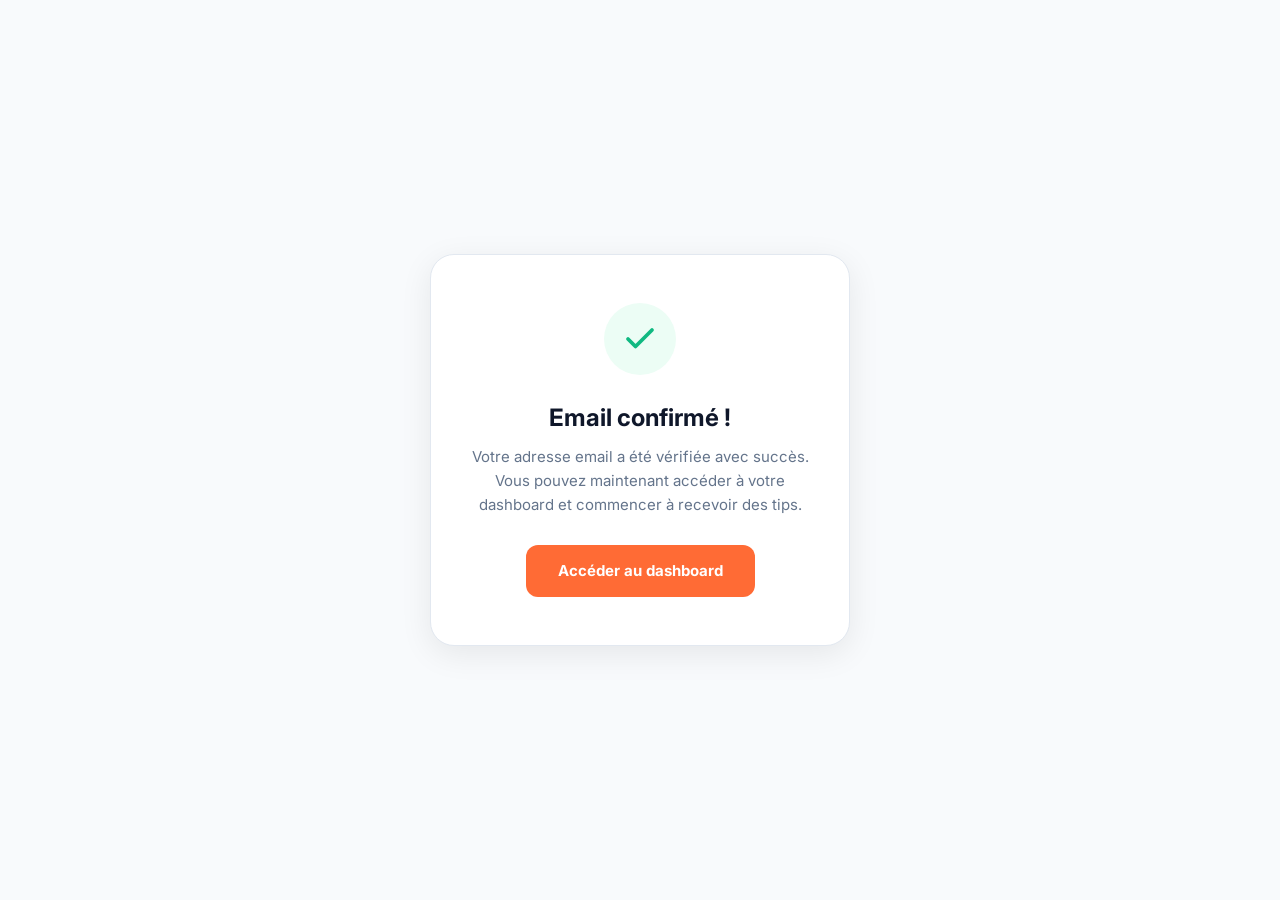
<file: confirm.html>
<!DOCTYPE html>
<html lang="fr">
<head>
  <meta charset="UTF-8">
  <meta name="viewport" content="width=device-width, initial-scale=1.0">
  <title>Email confirm&eacute; — TipsTap</title>
  <meta name="robots" content="noindex">
  <link rel="icon" href="data:image/svg+xml,<svg xmlns='http://www.w3.org/2000/svg' viewBox='0 0 100 100'><rect width='100' height='100' rx='20' fill='%23FF6B35'/><text x='50' y='72' font-size='60' text-anchor='middle' fill='white' font-family='Arial' font-weight='bold'>T</text></svg>">
  <link href="https://fonts.googleapis.com/css2?family=Inter:wght@400;600;700;800&display=swap" rel="stylesheet">
  <link rel="stylesheet" href="design-system.css">
  <script>
    (function(){
      var t = localStorage.getItem('tipstap-theme') ||
        (matchMedia('(prefers-color-scheme:dark)').matches ? 'dark' : 'light');
      document.documentElement.setAttribute('data-theme', t);
    })();
  </script>
  <style>
    body {
      min-height: 100dvh; display: flex;
      align-items: center; justify-content: center;
      padding: 24px;
      background: var(--color-surface-subtle);
    }
    .card {
      background: var(--color-surface-raised);
      border: 1px solid var(--color-border);
      border-radius: var(--radius-xl);
      padding: 48px 36px; max-width: 420px; width: 100%;
      text-align: center;
      box-shadow: var(--shadow-lg);
    }
    .icon {
      width: 72px; height: 72px; border-radius: 50%;
      background: var(--color-success-light); margin: 0 auto 24px;
      display: flex; align-items: center; justify-content: center;
      animation: popIn 0.4s cubic-bezier(0.175, 0.885, 0.32, 1.275);
    }
    @keyframes popIn { from { transform: scale(0); } to { transform: scale(1); } }
    .icon svg { width: 36px; height: 36px; color: var(--color-success); }
    h1 { font-size: 24px; font-weight: 700; margin-bottom: 8px; color: var(--color-text); }
    p { font-size: 15px; color: var(--color-text-secondary); line-height: 1.6; margin-bottom: 28px; }
    .btn {
      display: inline-block; padding: 14px 32px; border-radius: var(--radius-sm);
      background: var(--brand); color: white; text-decoration: none;
      font-size: 15px; font-weight: 700; transition: background var(--duration);
    }
    .btn:hover { background: var(--brand-hover); color: white; }
  </style>
</head>
<body>
  <div class="card">
    <div class="icon">
      <svg viewBox="0 0 24 24" fill="none" stroke="currentColor" stroke-width="2.5" stroke-linecap="round" stroke-linejoin="round">
        <polyline points="20 6 9 17 4 12"/>
      </svg>
    </div>
    <h1>Email confirm&eacute; !</h1>
    <p>Votre adresse email a &eacute;t&eacute; v&eacute;rifi&eacute;e avec succ&egrave;s. Vous pouvez maintenant acc&eacute;der &agrave; votre dashboard et commencer &agrave; recevoir des tips.</p>
    <a href="/dashboard.html" class="btn">Acc&eacute;der au dashboard</a>
  </div>
</body>
</html>
</file>
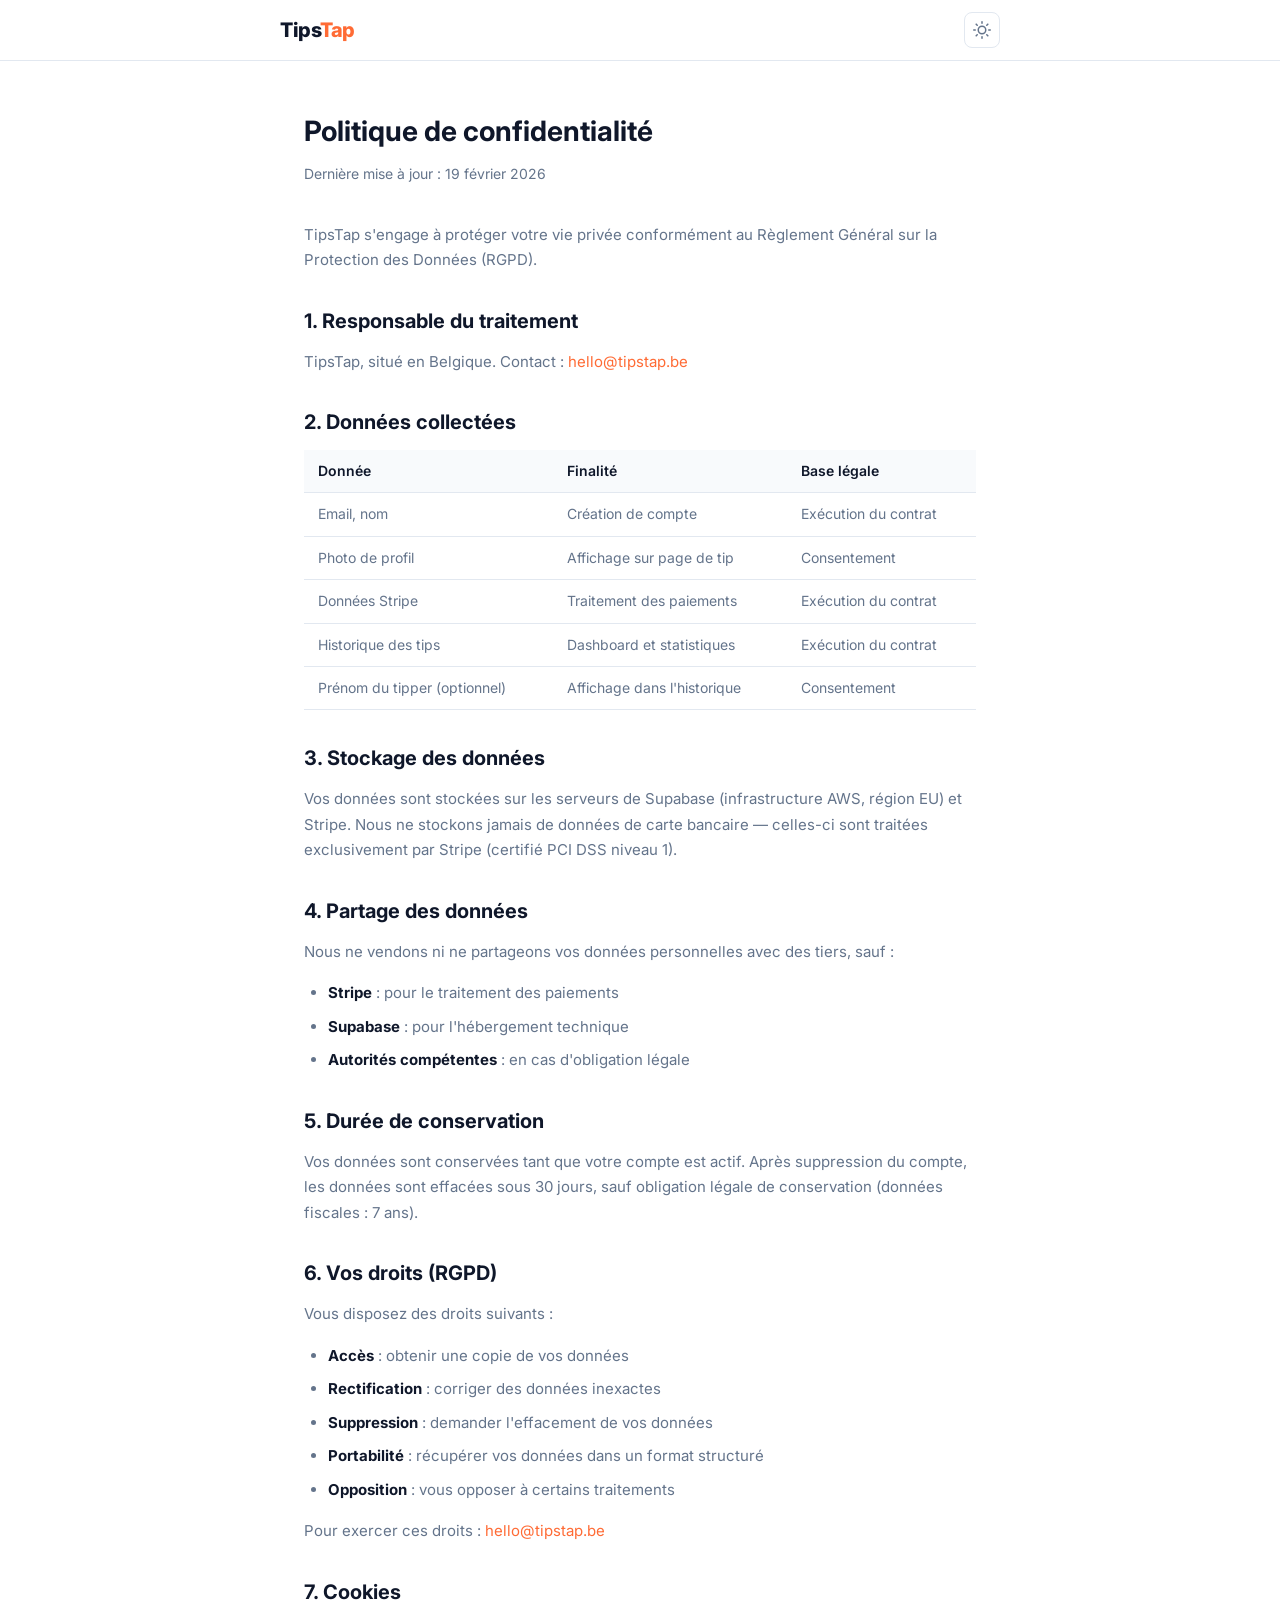
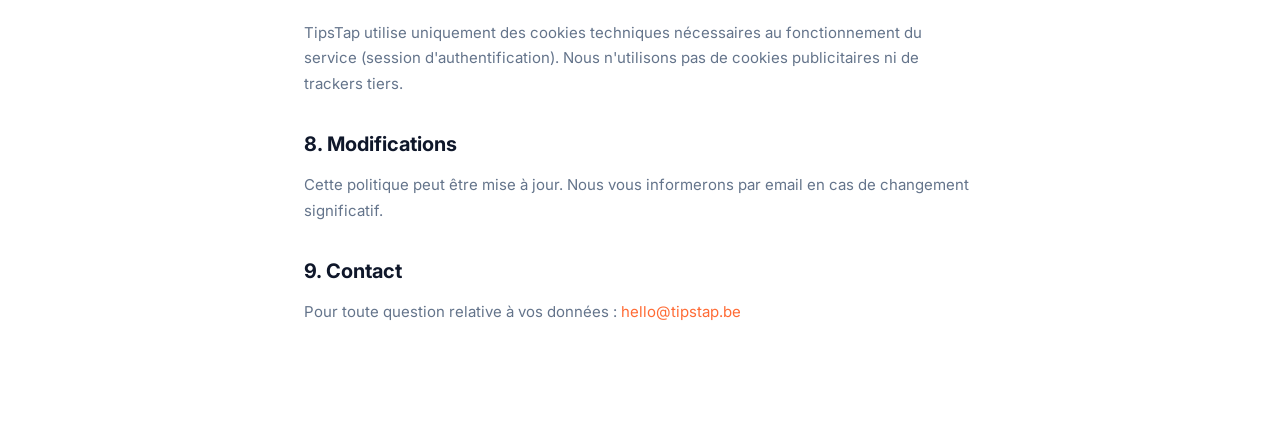
<file: privacy.html>
<!DOCTYPE html>
<html lang="fr">
<head>
  <meta charset="UTF-8">
  <meta name="viewport" content="width=device-width, initial-scale=1.0">
  <title>Politique de confidentialit&eacute; — TipsTap</title>
  <link rel="icon" href="data:image/svg+xml,<svg xmlns='http://www.w3.org/2000/svg' viewBox='0 0 100 100'><rect width='100' height='100' rx='20' fill='%23FF6B35'/><text x='50' y='72' font-size='60' text-anchor='middle' fill='white' font-family='Arial' font-weight='bold'>T</text></svg>">
  <link href="https://fonts.googleapis.com/css2?family=Inter:wght@400;600;700&display=swap" rel="stylesheet">
  <link rel="stylesheet" href="design-system.css">
  <script>
    (function(){
      var t = localStorage.getItem('tipstap-theme') ||
        (matchMedia('(prefers-color-scheme:dark)').matches ? 'dark' : 'light');
      document.documentElement.setAttribute('data-theme', t);
    })();
  </script>
  <style>
    .header {
      background: var(--color-surface-raised);
      border-bottom: 1px solid var(--color-border);
      padding: 0 24px; position: sticky; top: 0; z-index: 10;
      backdrop-filter: blur(12px);
    }
    .header-inner {
      max-width: 720px; margin: 0 auto;
      display: flex; align-items: center; justify-content: space-between; height: 60px;
    }
    .logo-link {
      display: flex; align-items: center; gap: 10px; text-decoration: none;
    }
    .content {
      max-width: 720px; margin: 0 auto; padding: 48px 24px 80px;
    }
    h1 { font-size: 28px; font-weight: 700; margin-bottom: 8px; color: var(--color-text); }
    .date { font-size: 14px; color: var(--color-text-secondary); margin-bottom: 36px; }
    h2 { font-size: 20px; font-weight: 700; margin: 32px 0 12px; color: var(--color-text); }
    p { font-size: 15px; color: var(--color-text-secondary); margin-bottom: 16px; line-height: 1.7; }
    ul { padding-left: 24px; margin-bottom: 16px; }
    li { font-size: 15px; color: var(--color-text-secondary); margin-bottom: 8px; line-height: 1.7; }
    li strong { color: var(--color-text); }
    table { width: 100%; border-collapse: collapse; margin-bottom: 16px; }
    th, td {
      text-align: left; padding: 10px 14px; font-size: 14px;
      border-bottom: 1px solid var(--color-border);
      color: var(--color-text-secondary);
    }
    th { font-weight: 600; background: var(--color-surface-subtle); color: var(--color-text); }
  </style>
</head>
<body>
  <header class="header">
    <div class="header-inner">
      <a href="/" class="logo-link">
        <div class="logo-wordmark">Tips<span>Tap</span></div>
      </a>
      <button class="theme-toggle" onclick="toggleTheme()" aria-label="Changer de th&egrave;me">
        <svg class="icon-sun" viewBox="0 0 24 24" fill="none" stroke="currentColor" stroke-width="2" stroke-linecap="round"><circle cx="12" cy="12" r="5"/><path d="M12 1v2M12 21v2M4.22 4.22l1.42 1.42M18.36 18.36l1.42 1.42M1 12h2M21 12h2M4.22 19.78l1.42-1.42M18.36 5.64l1.42-1.42"/></svg>
        <svg class="icon-moon" viewBox="0 0 24 24" fill="none" stroke="currentColor" stroke-width="2" stroke-linecap="round"><path d="M21 12.79A9 9 0 1111.21 3 7 7 0 0021 12.79z"/></svg>
      </button>
    </div>
  </header>
  <div class="content">
    <h1>Politique de confidentialit&eacute;</h1>
    <p class="date">Derni&egrave;re mise &agrave; jour : 19 f&eacute;vrier 2026</p>

    <p>TipsTap s'engage &agrave; prot&eacute;ger votre vie priv&eacute;e conform&eacute;ment au R&egrave;glement G&eacute;n&eacute;ral sur la Protection des Donn&eacute;es (RGPD).</p>

    <h2>1. Responsable du traitement</h2>
    <p>TipsTap, situ&eacute; en Belgique. Contact : <a href="mailto:hello@tipstap.be">hello@tipstap.be</a></p>

    <h2>2. Donn&eacute;es collect&eacute;es</h2>
    <table>
      <tr><th>Donn&eacute;e</th><th>Finalit&eacute;</th><th>Base l&eacute;gale</th></tr>
      <tr><td>Email, nom</td><td>Cr&eacute;ation de compte</td><td>Ex&eacute;cution du contrat</td></tr>
      <tr><td>Photo de profil</td><td>Affichage sur page de tip</td><td>Consentement</td></tr>
      <tr><td>Donn&eacute;es Stripe</td><td>Traitement des paiements</td><td>Ex&eacute;cution du contrat</td></tr>
      <tr><td>Historique des tips</td><td>Dashboard et statistiques</td><td>Ex&eacute;cution du contrat</td></tr>
      <tr><td>Pr&eacute;nom du tipper (optionnel)</td><td>Affichage dans l'historique</td><td>Consentement</td></tr>
    </table>

    <h2>3. Stockage des donn&eacute;es</h2>
    <p>Vos donn&eacute;es sont stock&eacute;es sur les serveurs de Supabase (infrastructure AWS, r&eacute;gion EU) et Stripe. Nous ne stockons jamais de donn&eacute;es de carte bancaire &mdash; celles-ci sont trait&eacute;es exclusivement par Stripe (certifi&eacute; PCI DSS niveau 1).</p>

    <h2>4. Partage des donn&eacute;es</h2>
    <p>Nous ne vendons ni ne partageons vos donn&eacute;es personnelles avec des tiers, sauf :</p>
    <ul>
      <li><strong>Stripe</strong> : pour le traitement des paiements</li>
      <li><strong>Supabase</strong> : pour l'h&eacute;bergement technique</li>
      <li><strong>Autorit&eacute;s comp&eacute;tentes</strong> : en cas d'obligation l&eacute;gale</li>
    </ul>

    <h2>5. Dur&eacute;e de conservation</h2>
    <p>Vos donn&eacute;es sont conserv&eacute;es tant que votre compte est actif. Apr&egrave;s suppression du compte, les donn&eacute;es sont effac&eacute;es sous 30 jours, sauf obligation l&eacute;gale de conservation (donn&eacute;es fiscales : 7 ans).</p>

    <h2>6. Vos droits (RGPD)</h2>
    <p>Vous disposez des droits suivants :</p>
    <ul>
      <li><strong>Acc&egrave;s</strong> : obtenir une copie de vos donn&eacute;es</li>
      <li><strong>Rectification</strong> : corriger des donn&eacute;es inexactes</li>
      <li><strong>Suppression</strong> : demander l'effacement de vos donn&eacute;es</li>
      <li><strong>Portabilit&eacute;</strong> : r&eacute;cup&eacute;rer vos donn&eacute;es dans un format structur&eacute;</li>
      <li><strong>Opposition</strong> : vous opposer &agrave; certains traitements</li>
    </ul>
    <p>Pour exercer ces droits : <a href="mailto:hello@tipstap.be">hello@tipstap.be</a></p>

    <h2>7. Cookies</h2>
    <p>TipsTap utilise uniquement des cookies techniques n&eacute;cessaires au fonctionnement du service (session d'authentification). Nous n'utilisons pas de cookies publicitaires ni de trackers tiers.</p>

    <h2>8. Modifications</h2>
    <p>Cette politique peut &ecirc;tre mise &agrave; jour. Nous vous informerons par email en cas de changement significatif.</p>

    <h2>9. Contact</h2>
    <p>Pour toute question relative &agrave; vos donn&eacute;es : <a href="mailto:hello@tipstap.be">hello@tipstap.be</a></p>
  </div>

  <script>
    function toggleTheme() {
      var next = document.documentElement.getAttribute('data-theme') === 'dark' ? 'light' : 'dark';
      document.documentElement.setAttribute('data-theme', next);
      localStorage.setItem('tipstap-theme', next);
    }
  </script>
</body>
</html>
</file>
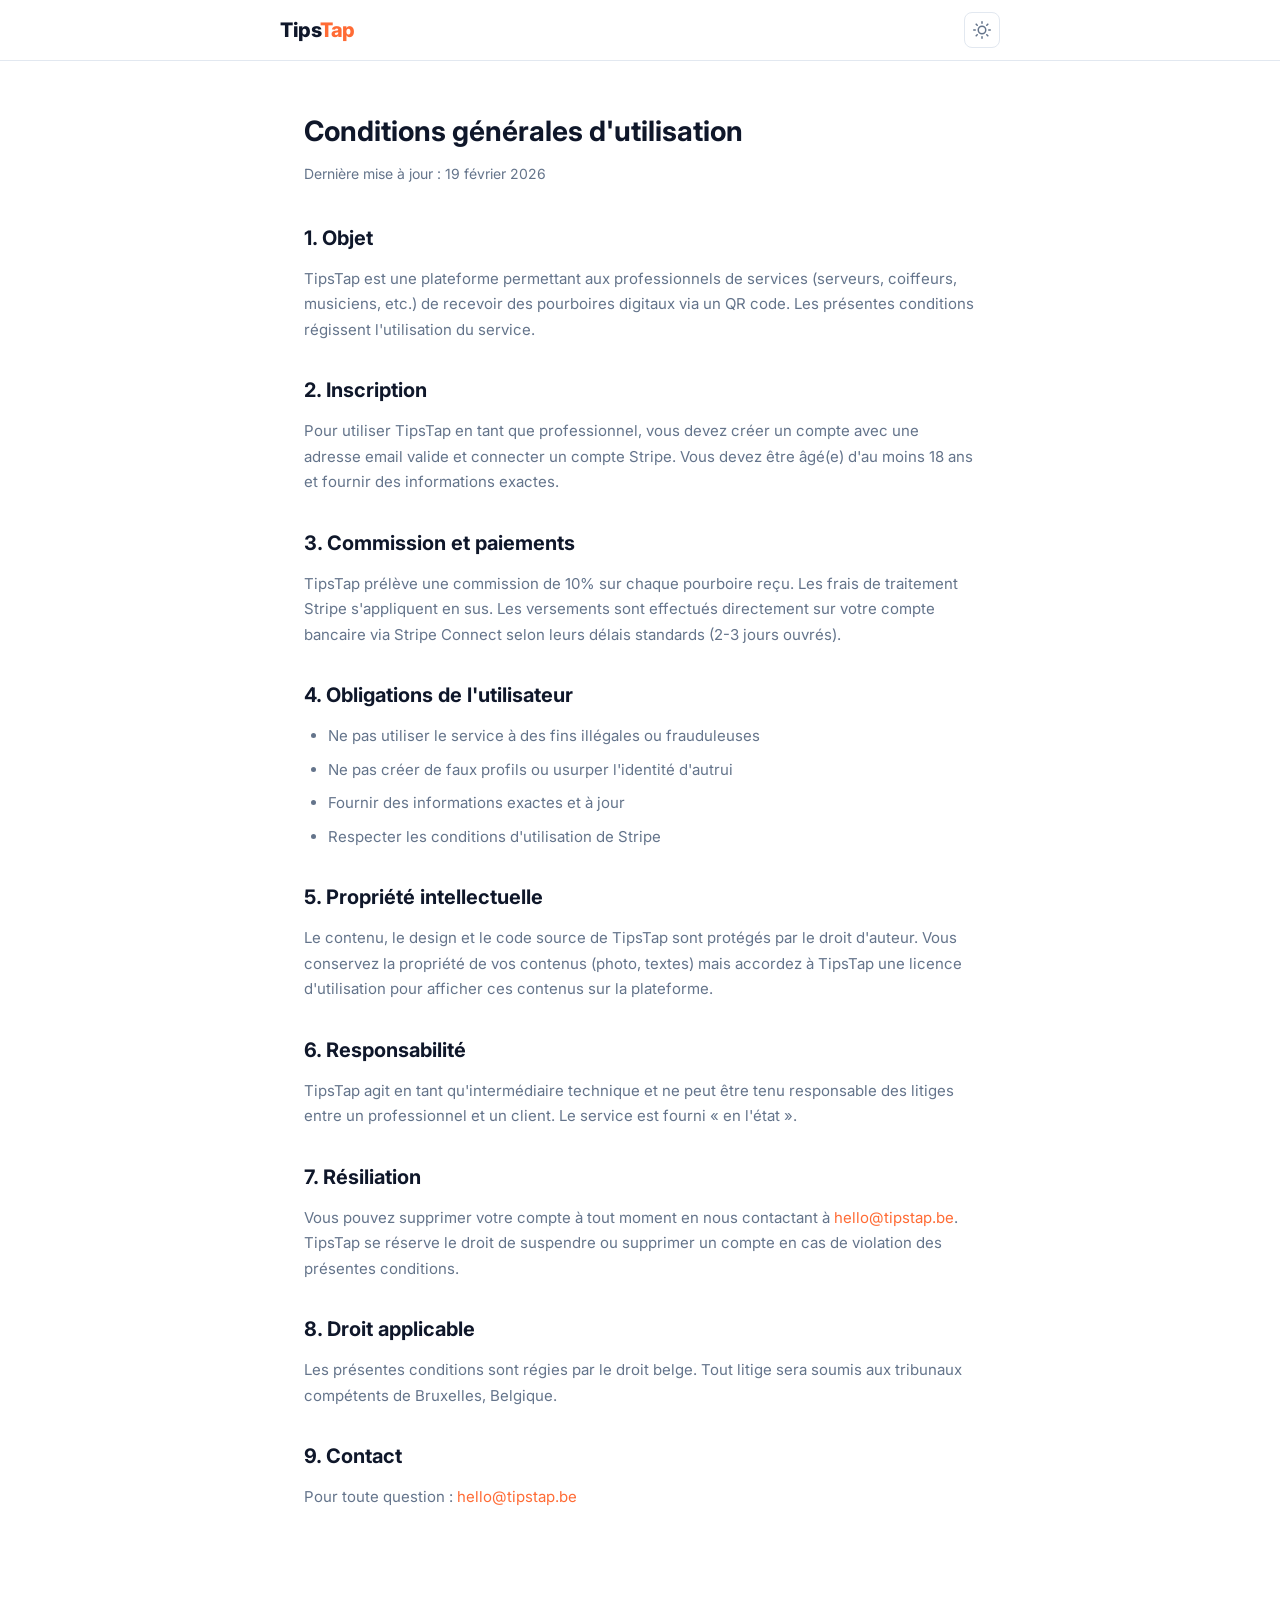
<file: terms.html>
<!DOCTYPE html>
<html lang="fr">
<head>
  <meta charset="UTF-8">
  <meta name="viewport" content="width=device-width, initial-scale=1.0">
  <title>Conditions d'utilisation — TipsTap</title>
  <link rel="icon" href="data:image/svg+xml,<svg xmlns='http://www.w3.org/2000/svg' viewBox='0 0 100 100'><rect width='100' height='100' rx='20' fill='%23FF6B35'/><text x='50' y='72' font-size='60' text-anchor='middle' fill='white' font-family='Arial' font-weight='bold'>T</text></svg>">
  <link href="https://fonts.googleapis.com/css2?family=Inter:wght@400;600;700&display=swap" rel="stylesheet">
  <link rel="stylesheet" href="design-system.css">
  <script>
    (function(){
      var t = localStorage.getItem('tipstap-theme') ||
        (matchMedia('(prefers-color-scheme:dark)').matches ? 'dark' : 'light');
      document.documentElement.setAttribute('data-theme', t);
    })();
  </script>
  <style>
    .header {
      background: var(--color-surface-raised);
      border-bottom: 1px solid var(--color-border);
      padding: 0 24px; position: sticky; top: 0; z-index: 10;
      backdrop-filter: blur(12px);
    }
    .header-inner {
      max-width: 720px; margin: 0 auto;
      display: flex; align-items: center; justify-content: space-between; height: 60px;
    }
    .logo-link {
      display: flex; align-items: center; gap: 10px; text-decoration: none;
    }
    .content {
      max-width: 720px; margin: 0 auto; padding: 48px 24px 80px;
    }
    h1 { font-size: 28px; font-weight: 700; margin-bottom: 8px; color: var(--color-text); }
    .date { font-size: 14px; color: var(--color-text-secondary); margin-bottom: 36px; }
    h2 { font-size: 20px; font-weight: 700; margin: 32px 0 12px; color: var(--color-text); }
    p { font-size: 15px; color: var(--color-text-secondary); margin-bottom: 16px; line-height: 1.7; }
    ul { padding-left: 24px; margin-bottom: 16px; }
    li { font-size: 15px; color: var(--color-text-secondary); margin-bottom: 8px; line-height: 1.7; }
    li strong { color: var(--color-text); }
  </style>
</head>
<body>
  <header class="header">
    <div class="header-inner">
      <a href="/" class="logo-link">
        <div class="logo-wordmark">Tips<span>Tap</span></div>
      </a>
      <button class="theme-toggle" onclick="toggleTheme()" aria-label="Changer de th&egrave;me">
        <svg class="icon-sun" viewBox="0 0 24 24" fill="none" stroke="currentColor" stroke-width="2" stroke-linecap="round"><circle cx="12" cy="12" r="5"/><path d="M12 1v2M12 21v2M4.22 4.22l1.42 1.42M18.36 18.36l1.42 1.42M1 12h2M21 12h2M4.22 19.78l1.42-1.42M18.36 5.64l1.42-1.42"/></svg>
        <svg class="icon-moon" viewBox="0 0 24 24" fill="none" stroke="currentColor" stroke-width="2" stroke-linecap="round"><path d="M21 12.79A9 9 0 1111.21 3 7 7 0 0021 12.79z"/></svg>
      </button>
    </div>
  </header>
  <div class="content">
    <h1>Conditions g&eacute;n&eacute;rales d'utilisation</h1>
    <p class="date">Derni&egrave;re mise &agrave; jour : 19 f&eacute;vrier 2026</p>

    <h2>1. Objet</h2>
    <p>TipsTap est une plateforme permettant aux professionnels de services (serveurs, coiffeurs, musiciens, etc.) de recevoir des pourboires digitaux via un QR code. Les pr&eacute;sentes conditions r&eacute;gissent l'utilisation du service.</p>

    <h2>2. Inscription</h2>
    <p>Pour utiliser TipsTap en tant que professionnel, vous devez cr&eacute;er un compte avec une adresse email valide et connecter un compte Stripe. Vous devez &ecirc;tre &acirc;g&eacute;(e) d'au moins 18 ans et fournir des informations exactes.</p>

    <h2>3. Commission et paiements</h2>
    <p>TipsTap pr&eacute;l&egrave;ve une commission de 10% sur chaque pourboire re&ccedil;u. Les frais de traitement Stripe s'appliquent en sus. Les versements sont effectu&eacute;s directement sur votre compte bancaire via Stripe Connect selon leurs d&eacute;lais standards (2-3 jours ouvr&eacute;s).</p>

    <h2>4. Obligations de l'utilisateur</h2>
    <ul>
      <li>Ne pas utiliser le service &agrave; des fins ill&eacute;gales ou frauduleuses</li>
      <li>Ne pas cr&eacute;er de faux profils ou usurper l'identit&eacute; d'autrui</li>
      <li>Fournir des informations exactes et &agrave; jour</li>
      <li>Respecter les conditions d'utilisation de Stripe</li>
    </ul>

    <h2>5. Propri&eacute;t&eacute; intellectuelle</h2>
    <p>Le contenu, le design et le code source de TipsTap sont prot&eacute;g&eacute;s par le droit d'auteur. Vous conservez la propri&eacute;t&eacute; de vos contenus (photo, textes) mais accordez &agrave; TipsTap une licence d'utilisation pour afficher ces contenus sur la plateforme.</p>

    <h2>6. Responsabilit&eacute;</h2>
    <p>TipsTap agit en tant qu'interm&eacute;diaire technique et ne peut &ecirc;tre tenu responsable des litiges entre un professionnel et un client. Le service est fourni &laquo; en l'&eacute;tat &raquo;.</p>

    <h2>7. R&eacute;siliation</h2>
    <p>Vous pouvez supprimer votre compte &agrave; tout moment en nous contactant &agrave; <a href="mailto:hello@tipstap.be">hello@tipstap.be</a>. TipsTap se r&eacute;serve le droit de suspendre ou supprimer un compte en cas de violation des pr&eacute;sentes conditions.</p>

    <h2>8. Droit applicable</h2>
    <p>Les pr&eacute;sentes conditions sont r&eacute;gies par le droit belge. Tout litige sera soumis aux tribunaux comp&eacute;tents de Bruxelles, Belgique.</p>

    <h2>9. Contact</h2>
    <p>Pour toute question : <a href="mailto:hello@tipstap.be">hello@tipstap.be</a></p>
  </div>

  <script>
    function toggleTheme() {
      var next = document.documentElement.getAttribute('data-theme') === 'dark' ? 'light' : 'dark';
      document.documentElement.setAttribute('data-theme', next);
      localStorage.setItem('tipstap-theme', next);
    }
  </script>
</body>
</html>
</file>
<file: design-system.css>
/* ================================================
   TipsTap Design System
   Shared tokens, reset, dark mode
   ================================================ */

/* --- Reset --- */
*, *::before, *::after { box-sizing: border-box; margin: 0; padding: 0; }

/* --- Design Tokens --- */
:root {
  /* Brand */
  --brand: #FF6B35;
  --brand-hover: #E85D2A;
  --brand-light: #FFF3ED;
  --brand-subtle: #FFF9F5;
  --brand-glow: rgba(255, 107, 53, 0.25);

  /* Semantic — Light */
  --color-text: #0F172A;
  --color-text-secondary: #64748B;
  --color-text-tertiary: #94A3B8;
  --color-surface: #FFFFFF;
  --color-surface-raised: #FFFFFF;
  --color-surface-subtle: #F8FAFC;
  --color-surface-inset: #F1F5F9;
  --color-border: #E2E8F0;
  --color-border-light: #F1F5F9;
  --color-overlay: rgba(15, 23, 42, 0.5);

  /* Status */
  --color-success: #10B981;
  --color-success-light: #ECFDF5;
  --color-error: #EF4444;
  --color-error-light: #FEF2F2;
  --color-warning: #F59E0B;
  --color-warning-light: #FFFBEB;
  --color-info: #3B82F6;
  --color-info-light: #EFF6FF;

  /* Radius */
  --radius-xs: 8px;
  --radius-sm: 12px;
  --radius: 16px;
  --radius-lg: 20px;
  --radius-xl: 24px;
  --radius-full: 9999px;

  /* Shadows */
  --shadow-xs: 0 1px 2px rgba(0,0,0,0.04);
  --shadow-sm: 0 1px 3px rgba(0,0,0,0.06);
  --shadow: 0 1px 3px rgba(0,0,0,0.06), 0 4px 12px rgba(0,0,0,0.04);
  --shadow-md: 0 4px 16px rgba(0,0,0,0.08);
  --shadow-lg: 0 8px 32px rgba(0,0,0,0.08);
  --shadow-xl: 0 16px 48px rgba(0,0,0,0.12);

  /* Typography */
  --font: 'Inter', -apple-system, BlinkMacSystemFont, 'Segoe UI', sans-serif;
  --font-mono: 'SF Mono', 'Fira Code', monospace;

  /* Transitions */
  --ease: cubic-bezier(0.22, 1, 0.36, 1);
  --duration: 0.2s;
  --duration-slow: 0.4s;
}

/* --- Dark Mode --- */
[data-theme="dark"] {
  --color-text: #F1F5F9;
  --color-text-secondary: #94A3B8;
  --color-text-tertiary: #475569;
  --color-surface: #0B1120;
  --color-surface-raised: #162031;
  --color-surface-subtle: #131C2E;
  --color-surface-inset: #0B1120;
  --color-border: #1E3048;
  --color-border-light: #162031;
  --color-overlay: rgba(0, 0, 0, 0.65);

  --brand-light: rgba(255, 107, 53, 0.12);
  --brand-subtle: rgba(255, 107, 53, 0.06);
  --brand-glow: rgba(255, 107, 53, 0.3);

  --color-success-light: rgba(16, 185, 129, 0.1);
  --color-error-light: rgba(239, 68, 68, 0.1);
  --color-warning-light: rgba(245, 158, 11, 0.1);
  --color-info-light: rgba(59, 130, 246, 0.1);

  --shadow-xs: 0 1px 2px rgba(0,0,0,0.2);
  --shadow-sm: 0 1px 3px rgba(0,0,0,0.25);
  --shadow: 0 2px 8px rgba(0,0,0,0.3);
  --shadow-md: 0 4px 16px rgba(0,0,0,0.35);
  --shadow-lg: 0 8px 32px rgba(0,0,0,0.4);
  --shadow-xl: 0 16px 48px rgba(0,0,0,0.5);
}

/* --- Base --- */
body {
  font-family: var(--font);
  color: var(--color-text);
  background: var(--color-surface);
  -webkit-font-smoothing: antialiased;
  -moz-osx-font-smoothing: grayscale;
  line-height: 1.6;
  transition: background var(--duration-slow) var(--ease), color var(--duration) var(--ease);
}

a { color: var(--brand); text-decoration: none; }
a:hover { color: var(--brand-hover); }

img { max-width: 100%; display: block; }

/* --- Theme Toggle Button --- */
.theme-toggle {
  width: 36px; height: 36px;
  border-radius: var(--radius-xs);
  border: 1px solid var(--color-border);
  background: var(--color-surface);
  color: var(--color-text-secondary);
  cursor: pointer;
  display: flex; align-items: center; justify-content: center;
  transition: all var(--duration);
  flex-shrink: 0;
}
.theme-toggle:hover {
  border-color: var(--brand);
  color: var(--brand);
  background: var(--brand-subtle);
}
.theme-toggle .icon-sun,
.theme-toggle .icon-moon { width: 18px; height: 18px; }
[data-theme="dark"] .theme-toggle .icon-sun { display: none; }
[data-theme="light"] .theme-toggle .icon-moon,
:root:not([data-theme]) .theme-toggle .icon-moon { display: none; }

/* --- Logo --- */
.logo-wordmark {
  font-size: 20px; font-weight: 800;
  color: var(--color-text);
  letter-spacing: -0.5px;
}
.logo-wordmark span { color: var(--brand); }

/* --- Toast --- */
.toast {
  position: fixed; bottom: 24px; left: 50%; transform: translateX(-50%);
  background: var(--color-surface-raised);
  color: var(--color-text);
  border: 1px solid var(--color-border);
  padding: 14px 24px;
  border-radius: var(--radius-sm);
  font-size: 14px; font-weight: 500;
  z-index: 300;
  opacity: 0; transition: opacity 0.3s;
  box-shadow: var(--shadow-lg);
  display: flex; align-items: center; gap: 8px;
}
.toast.visible { opacity: 1; }
.toast.success { background: var(--color-success); color: white; border-color: transparent; }
.toast.error { background: var(--color-error); color: white; border-color: transparent; }

/* --- Language Toggle --- */
.lang-toggle {
  width: 36px; height: 36px;
  border-radius: var(--radius-xs);
  border: 1px solid var(--color-border);
  background: var(--color-surface);
  color: var(--color-text-secondary);
  cursor: pointer;
  display: flex; align-items: center; justify-content: center;
  transition: all var(--duration);
  flex-shrink: 0;
  font-family: var(--font);
  padding: 0;
}
.lang-toggle:hover {
  border-color: var(--brand);
  color: var(--brand);
  background: var(--brand-subtle);
}
.lang-toggle span {
  font-size: 11px; font-weight: 800;
  letter-spacing: 0.03em;
  line-height: 1;
}
</file>
